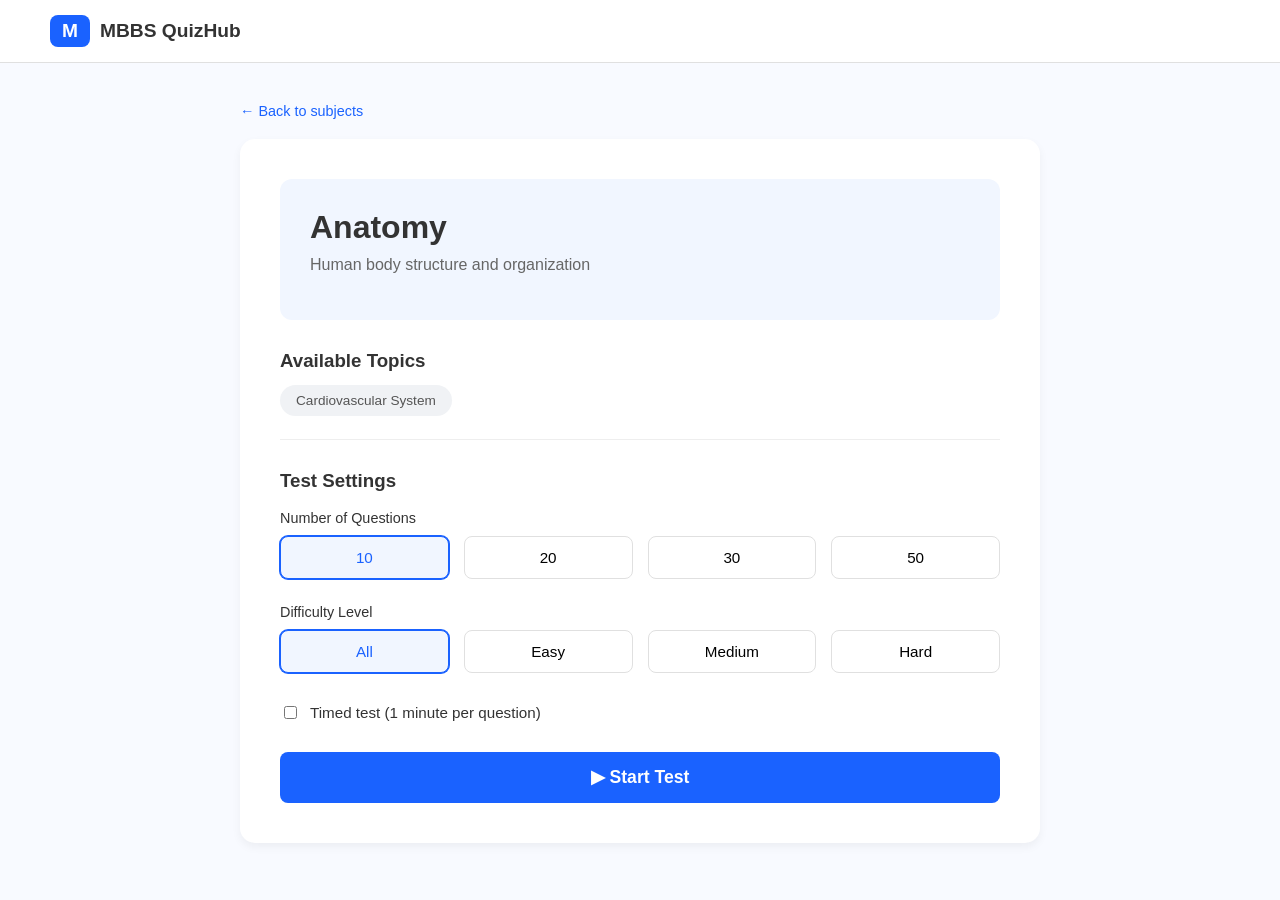
<file: pages/quizSetting.html>
<!DOCTYPE html>
<html lang="en">
<head>
    <meta charset="UTF-8">
    <meta name="viewport" content="width=device-width, initial-scale=1.0">
    <title>MBBS QuizHub - Settings</title>
    <link rel="stylesheet" href="../styles/quizSetting.css">
</head>
<body>

    <nav class="navbar">
        <div class="logo"><span>M</span> MBBS QuizHub</div>
    </nav>

    <main class="container">
        <a href="../pages/subjects.html" class="back-link">← Back to subjects</a>

        <div class="card">
            <div class="header-section">
                <h1>Anatomy</h1>
                <p>Human body structure and organization</p>
            </div>

            <section class="topics">
                <h3>Available Topics</h3>
                <span class="badge">Cardiovascular System</span>
            </section>

            <hr>

            <section class="settings">
                <h3>Test Settings</h3>
                
                <p class="label">Number of Questions</p>
                <div class="button-group" id="q-count">
                    <button class="option active">10</button>
                    <button class="option">20</button>
                    <button class="option">30</button>
                    <button class="option">50</button>
                </div>

                <p class="label">Difficulty Level</p>
                <div class="button-group" id="diff-level">
                    <button class="option active">All</button>
                    <button class="option">Easy</button>
                    <button class="option">Medium</button>
                    <button class="option">Hard</button>
                </div>

                <div class="checkbox-container">
                    <input type="checkbox" id="timed">
                    <label for="timed">Timed test (1 minute per question)</label>
                </div>

                <button class="start-btn">▶ Start Test</button>
            </section>
        </div>
    </main>

    <script src="../scripts/quizSetting.js"></script>
</body>
</html>
</file>
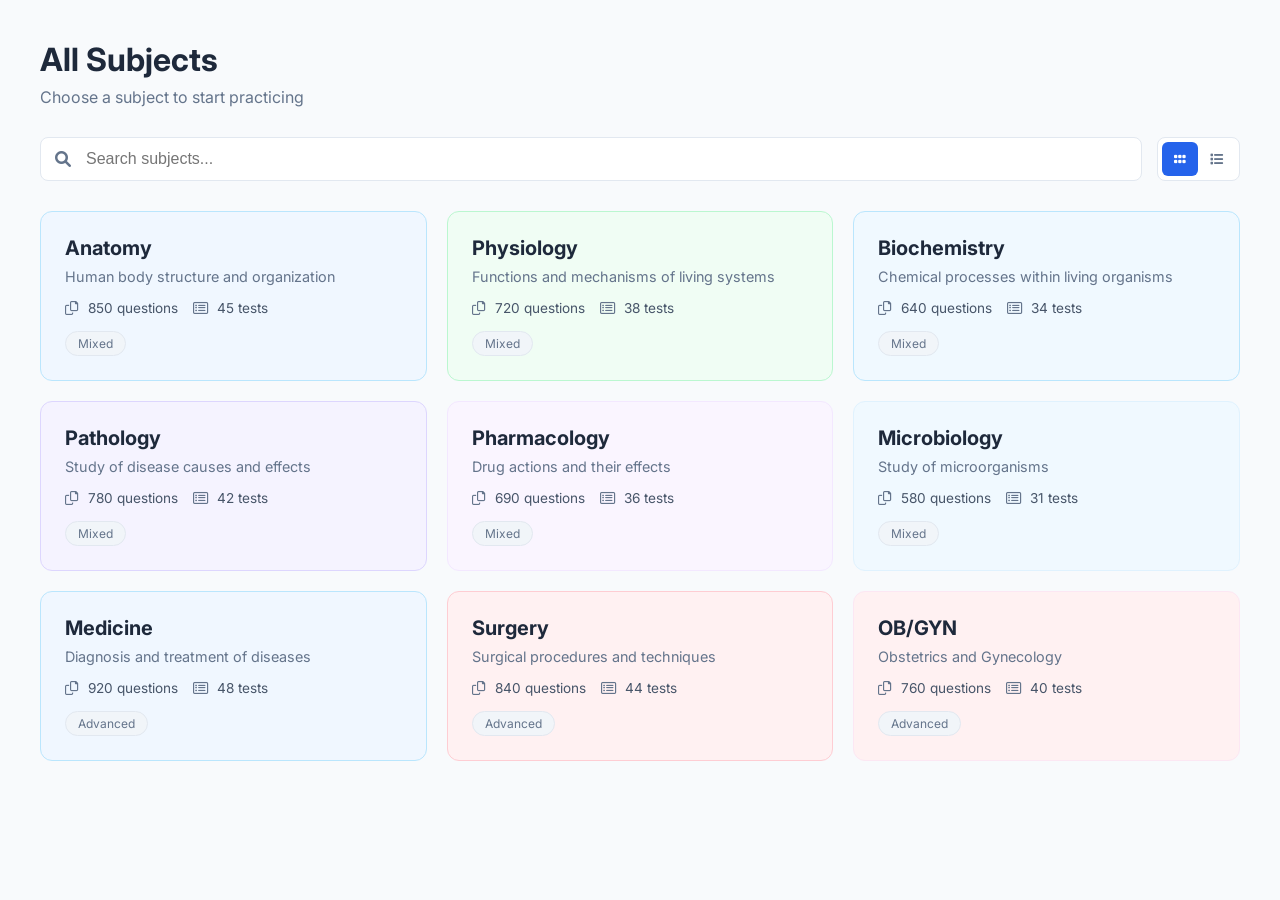
<file: pages/subjects.html>
<!DOCTYPE html>
<html lang="en">

<head>
  <meta charset="UTF-8">
  <meta name="viewport" content="width=device-width, initial-scale=1.0">
  <title>MBBS QuizHub - Subjects</title>
  <link rel="stylesheet" href="../styles/subjects.css">
  <link href="https://fonts.googleapis.com/css2?family=Inter:wght@400;500;600;700&display=swap" rel="stylesheet">
  <link rel="stylesheet" href="https://cdnjs.cloudflare.com/ajax/libs/font-awesome/6.0.0/css/all.min.css">
</head>

<body>

  <div class="container">
    <header class="main-header">
      <h1>All Subjects</h1>
      <p>Choose a subject to start practicing</p>
    </header>

    <div class="toolbar">
      <div class="search-container">
        <i class="fa-solid fa-magnifying-glass"></i>
        <input type="text" id="subjectSearch" placeholder="Search subjects...">
      </div>
      <div class="view-toggle">
        <button class="btn-toggle active"><i class="fa-solid fa-grip"></i></button>
        <button class="btn-toggle"><i class="fa-solid fa-list"></i></button>
      </div>
    </div>

    <div class="subject-grid" id="subjectGrid">
    </div>
  </div>

  <script src="../scripts/script.js"></script>
</body>

</html>
</file>
<file: styles/quizSetting.css>
:root {
    --primary-blue: #1a62ff;
    --bg-light: #f8faff;
    --text-dark: #333;
    --gray-border: #e0e0e0;
}

body {
    font-family: 'Segoe UI', sans-serif;
    background-color: var(--bg-light);
    margin: 0;
    color: var(--text-dark);
}

.navbar {
    padding: 15px 50px;
    background: white;
    border-bottom: 1px solid var(--gray-border);
}

.logo {
    font-weight: bold;
    font-size: 1.2rem;
    display: flex;
    align-items: center;
}

.logo span {
    background: var(--primary-blue);
    color: white;
    padding: 5px 12px;
    border-radius: 8px;
    margin-right: 10px;
}

.container {
    max-width: 800px;
    margin: 40px auto;
    padding: 0 20px;
}

.back-link {
    text-decoration: none;
    color: var(--primary-blue);
    font-size: 0.9rem;
    display: block;
    margin-bottom: 20px;
}

.card {
    background: white;
    border-radius: 15px;
    padding: 40px;
    box-shadow: 0 4px 10px rgba(0,0,0,0.05);
}

.header-section {
    background-color: #f1f6ff;
    padding: 30px;
    border-radius: 12px;
    margin-bottom: 30px;
}

.header-section h1 { margin: 0; font-size: 2rem; }
.header-section p { color: #666; margin-top: 10px; }

.badge {
    background: #f0f2f5;
    padding: 8px 16px;
    border-radius: 20px;
    font-size: 0.85rem;
    color: #555;
}

hr { border: 0; border-top: 1px solid #eee; margin: 30px 0; }

.label { font-weight: 500; margin-bottom: 10px; font-size: 0.9rem; }

.button-group {
    display: grid;
    grid-template-columns: repeat(4, 1fr);
    gap: 15px;
    margin-bottom: 25px;
}

.option {
    padding: 12px;
    border: 1px solid var(--gray-border);
    background: white;
    border-radius: 8px;
    cursor: pointer;
    transition: 0.3s;
    font-size: 0.95rem;
}

.option.active {
    border-color: var(--primary-blue);
    background: #f1f6ff;
    color: var(--primary-blue);
    box-shadow: 0 0 0 1px var(--primary-blue);
}

.checkbox-container {
    display: flex;
    align-items: center;
    gap: 10px;
    margin: 30px 0;
    font-size: 0.95rem;
}

.start-btn {
    width: 100%;
    padding: 15px;
    background: var(--primary-blue);
    color: white;
    border: none;
    border-radius: 8px;
    font-size: 1.1rem;
    font-weight: bold;
    cursor: pointer;
}

.start-btn:hover { background: #0050e6; }
</file>
<file: styles/subjects.css>
:root {
  --bg-color: #f8fafc;
  --text-main: #1e293b;
  --text-muted: #64748b;
  --border-color: #e2e8f0;
  --primary-blue: #2563eb;
}

* {
  box-sizing: border-box;
  margin: 0;
  padding: 0;
}

body {
  font-family: 'Inter', sans-serif;
  background-color: var(--bg-color);
  color: var(--text-main);
  padding: 40px 20px;
}

.container {
  max-width: 1200px;
  margin: 0 auto;
}

.main-header h1 {
  font-size: 2rem;
  font-weight: 700;
  margin-bottom: 8px;
}

.main-header p {
  color: var(--text-muted);
  margin-bottom: 30px;
}

/* Toolbar & Search */
.toolbar {
  display: flex;
  gap: 15px;
  margin-bottom: 30px;
}

.search-container {
  position: relative;
  flex-grow: 1;
}

.search-container i {
  position: absolute;
  left: 15px;
  top: 50%;
  transform: translateY(-50%);
  color: var(--text-muted);
}

.search-container input {
  width: 100%;
  padding: 12px 12px 12px 45px;
  border: 1px solid var(--border-color);
  border-radius: 8px;
  font-size: 1rem;
  outline: none;
}

.view-toggle {
  display: flex;
  border: 1px solid var(--border-color);
  border-radius: 8px;
  background: white;
  padding: 4px;
}

.btn-toggle {
  border: none;
  background: transparent;
  padding: 8px 12px;
  border-radius: 6px;
  cursor: pointer;
  color: var(--text-muted);
}

.btn-toggle.active {
  background: var(--primary-blue);
  color: white;
}

/* Subject Grid */
.subject-grid {
  display: grid;
  grid-template-columns: repeat(auto-fill, minmax(350px, 1fr));
  gap: 20px;
}

.card {
  background: white;
  border: 1px solid var(--border-color);
  border-radius: 12px;
  padding: 24px;
  transition: transform 0.2s, box-shadow 0.2s;
  cursor: pointer;
}

.card:hover {
  transform: translateY(-4px);
  box-shadow: 0 10px 15px -3px rgba(0,0,0,0.1);
}

.card h2 {
  font-size: 1.25rem;
  margin-bottom: 8px;
}

.card .desc {
  font-size: 0.9rem;
  color: var(--text-muted);
  margin-bottom: 15px;
}

.card-stats {
  display: flex;
  gap: 15px;
  font-size: 0.85rem;
  color: #475569;
  margin-bottom: 15px;
}

.card-stats span i {
  margin-right: 5px;
  color: var(--text-muted);
}

.tag {
  display: inline-block;
  padding: 4px 12px;
  border-radius: 20px;
  font-size: 0.75rem;
  background: #f1f5f9;
  color: var(--text-muted);
  border: 1px solid var(--border-color);
}

/* Color Variants */
.anatomy { background-color: #f0f7ff; border-color: #bae6fd; }
.physiology { background-color: #f0fdf4; border-color: #bbf7d0; }
.biochemistry { background-color: #f0f9ff; border-color: #bae6fd; }
.pathology { background-color: #f5f3ff; border-color: #ddd6fe; }
.pharmacology { background-color: #faf5ff; border-color: #f3e8ff; }
.microbiology { background-color: #f0f9ff; border-color: #e0f2fe; }
.medicine { background-color: #f0f7ff; border-color: #bae6fd; }
.surgery { background-color: #fff1f2; border-color: #fecdd3; }
.obgyn { background-color: #fff1f2; border-color: #fce7f3; }
</file>
